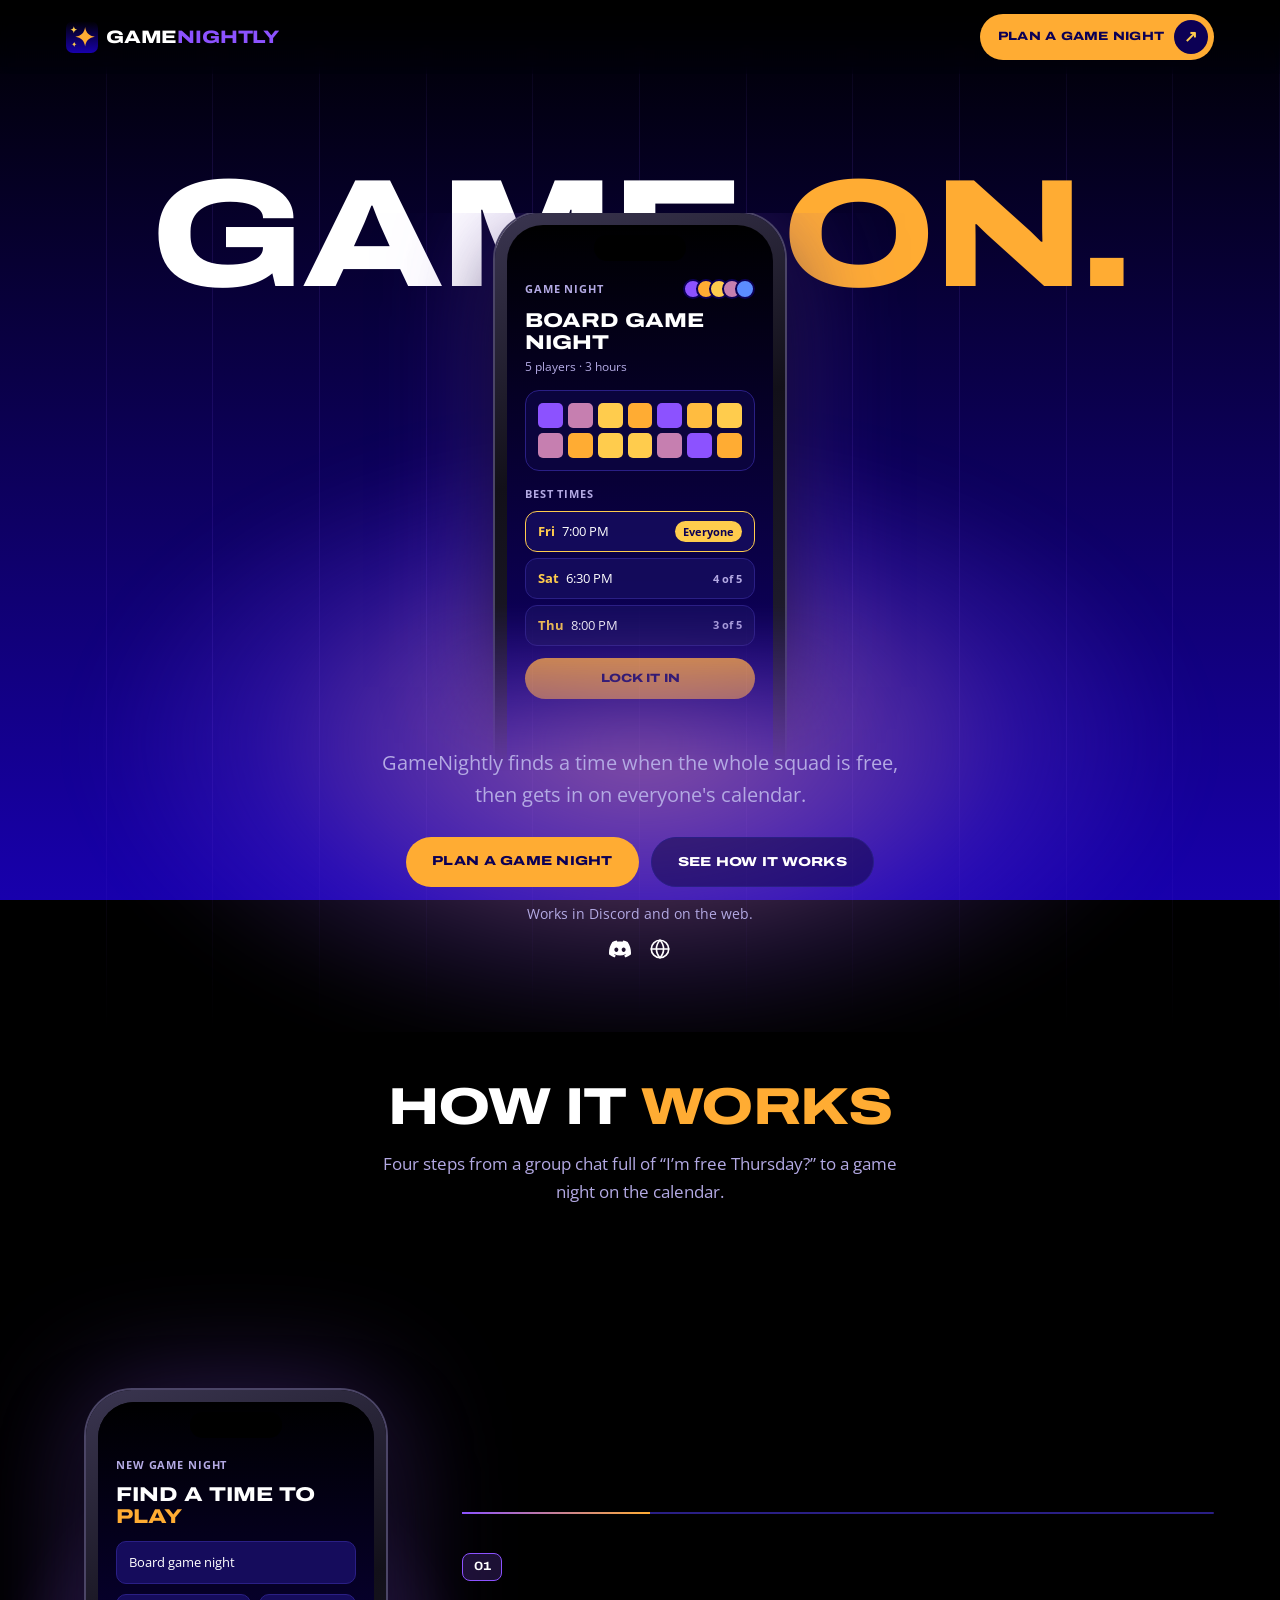
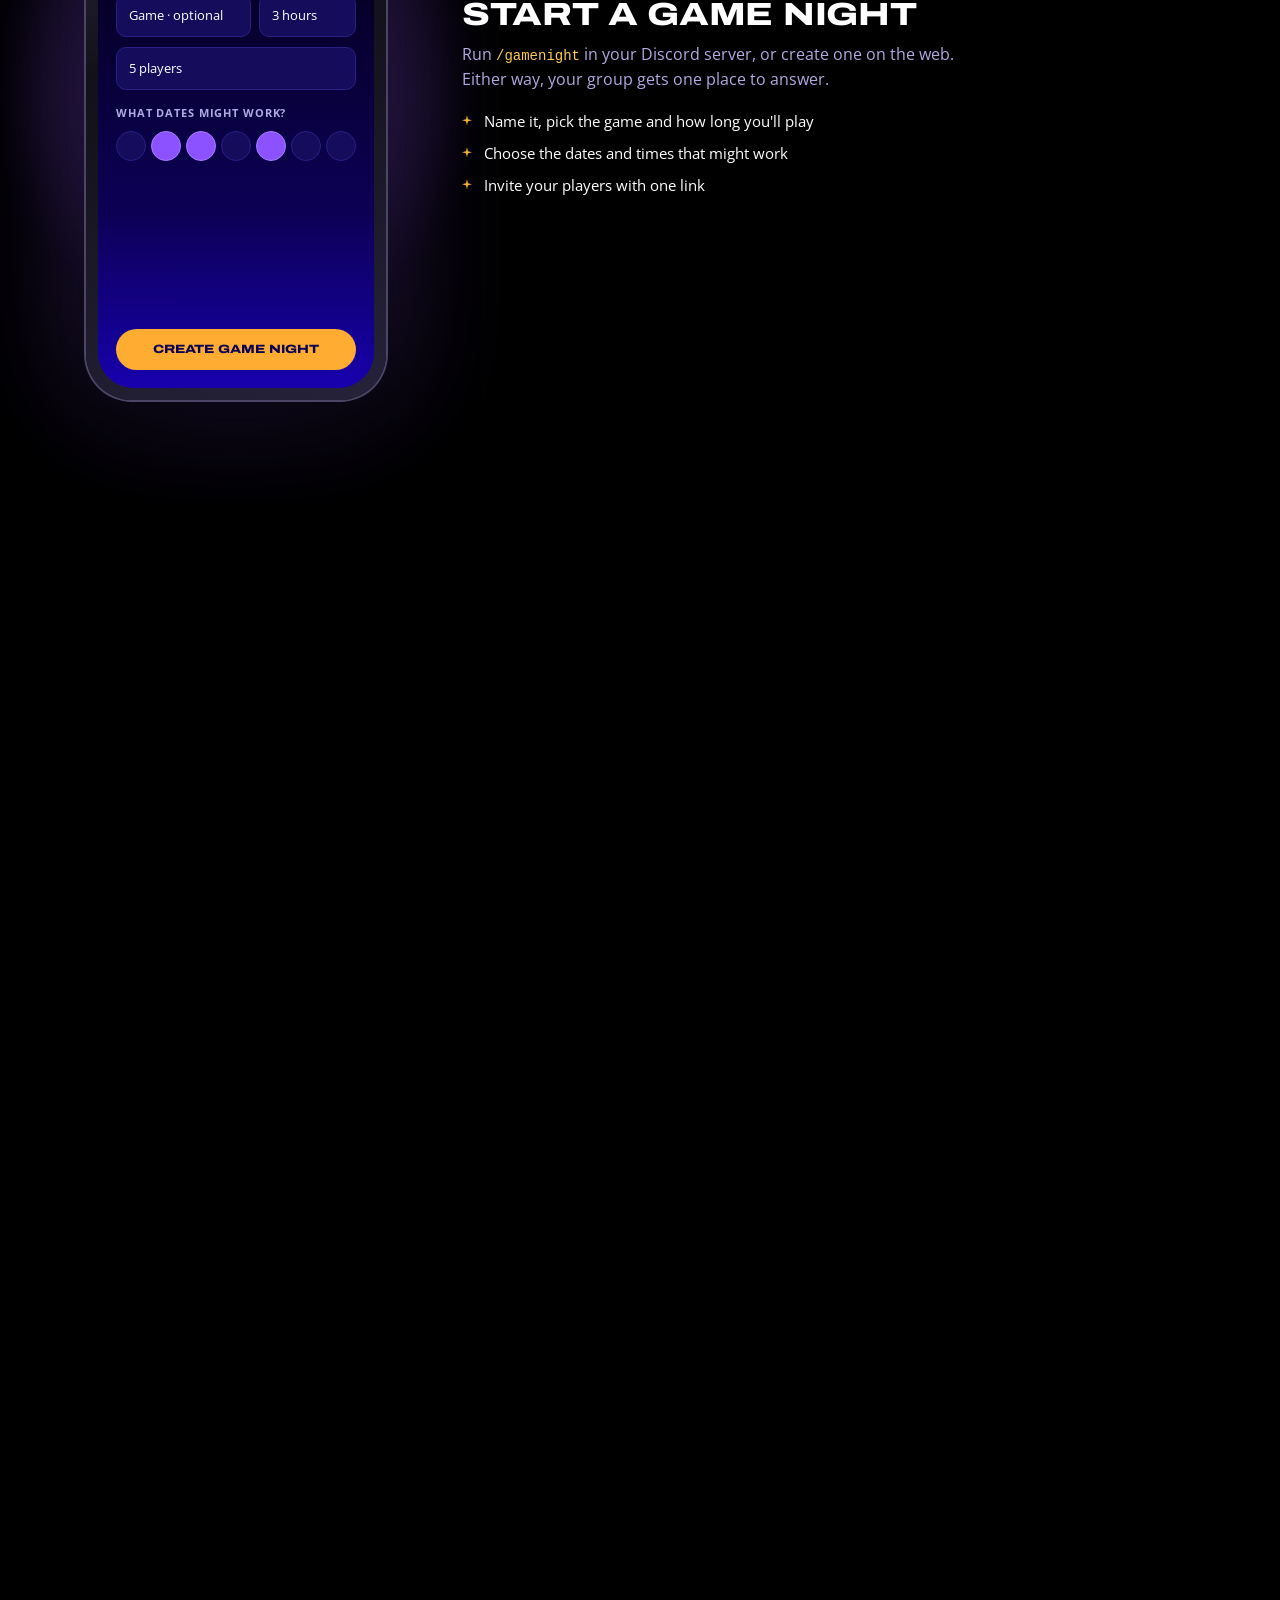
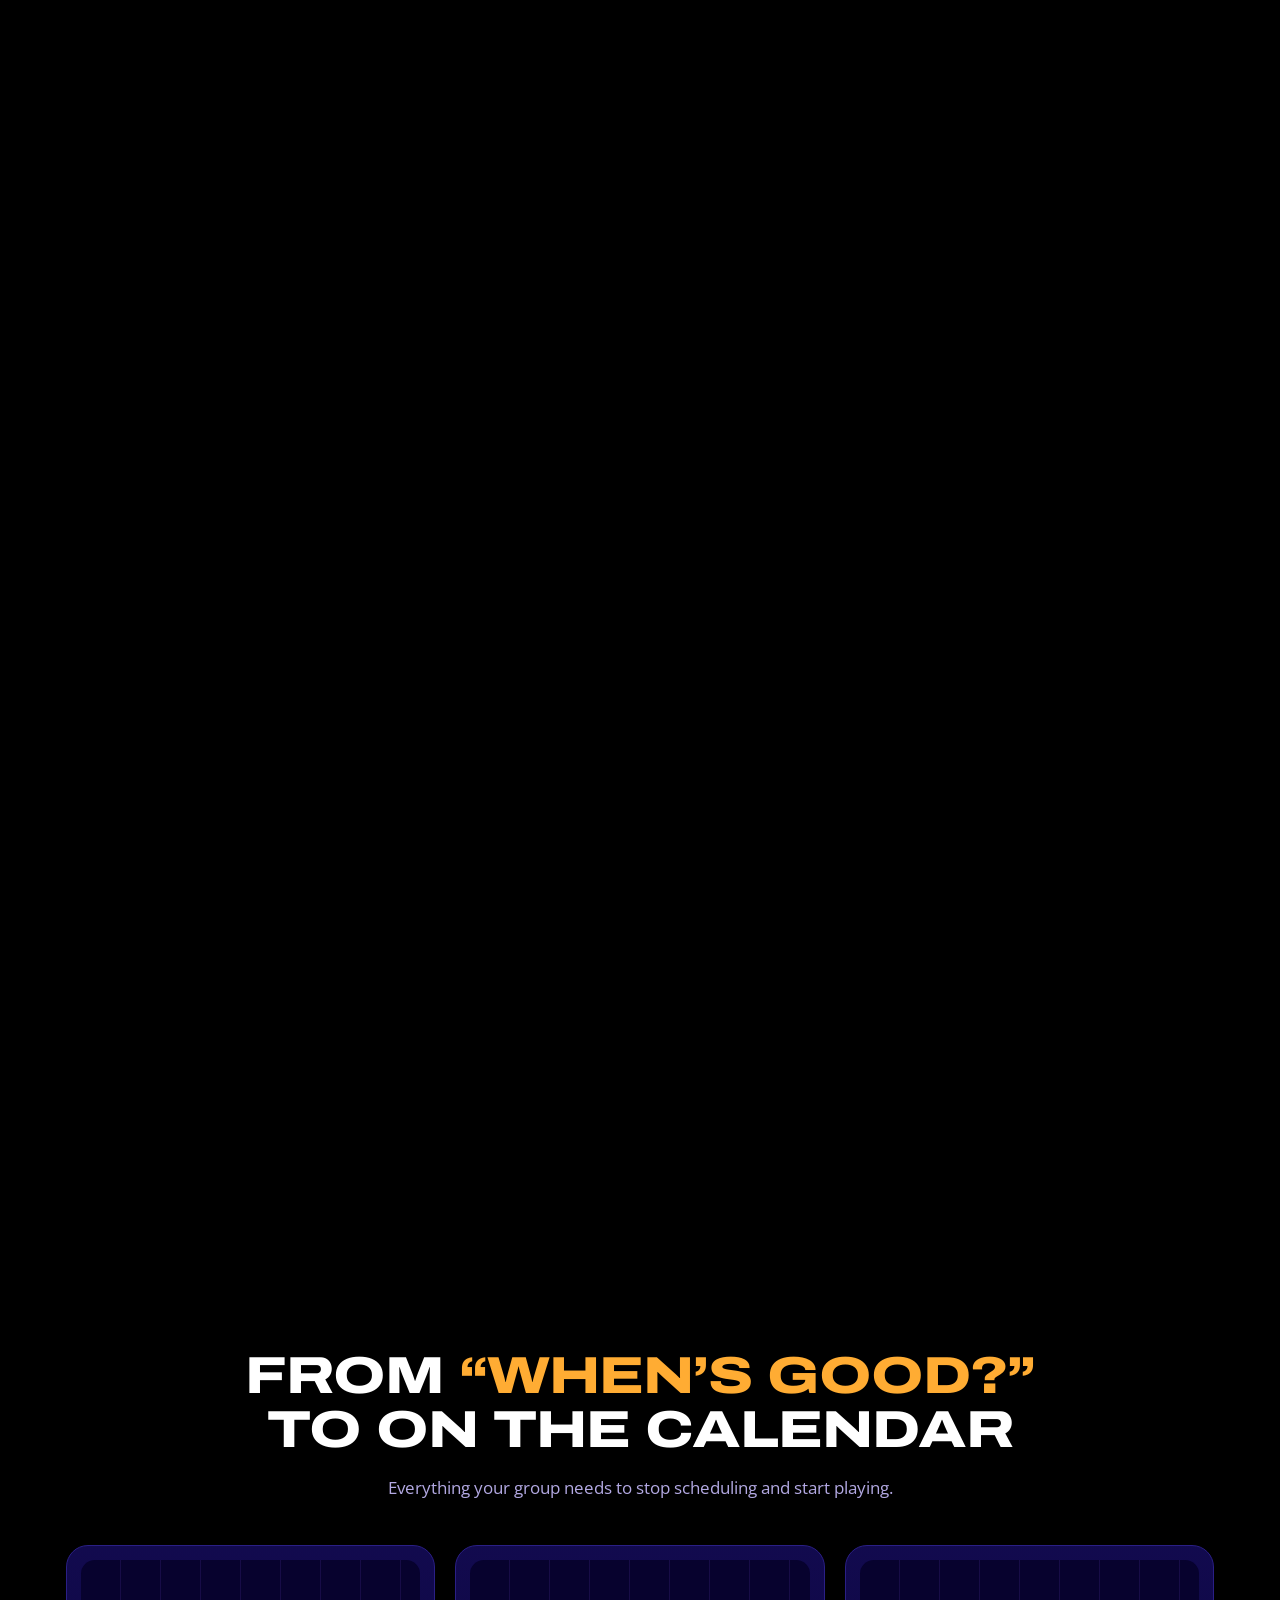
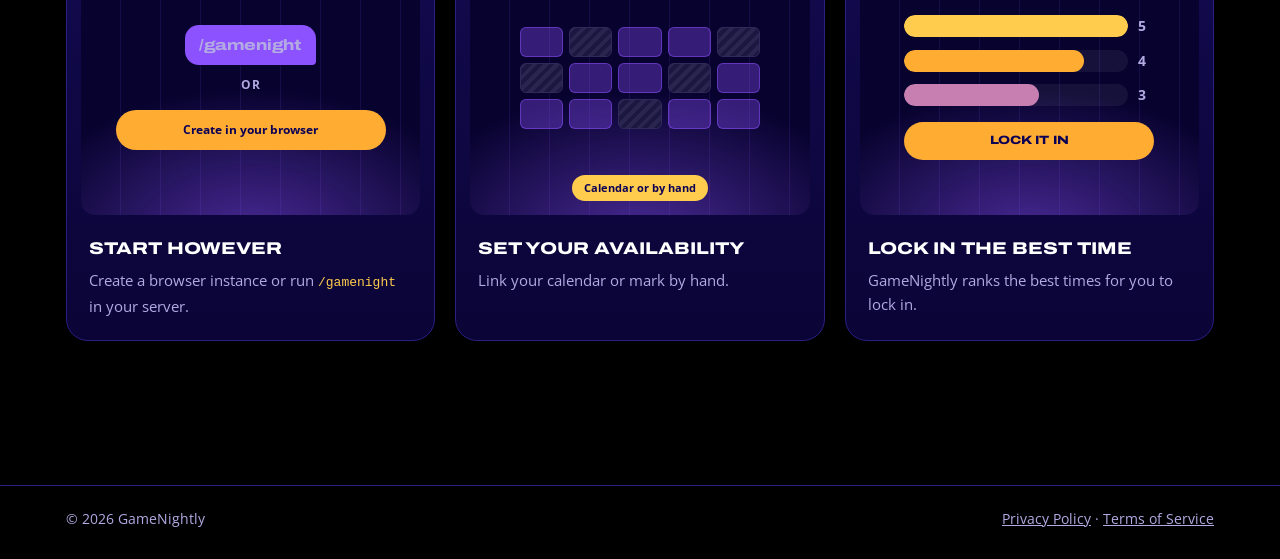
<file: index.html>
<!doctype html>
<html lang="en">
<head>
  <meta charset="utf-8" />
  <meta name="viewport" content="width=device-width, initial-scale=1" />
  <title>GameNightly</title>
  <meta name="description" content="GameNightly finds a time when the whole squad is free, then gets in on everyone's calendar." />
  <link rel="icon" type="image/svg+xml" href="favicon.svg" />
  <link rel="preconnect" href="https://fonts.googleapis.com" />
  <link rel="preconnect" href="https://fonts.gstatic.com" crossorigin />
  <link href="https://fonts.googleapis.com/css2?family=Archivo:wdth,wght@125,800&family=Open+Sans:wght@400;600;700&display=swap" rel="stylesheet" />
  <link rel="stylesheet" href="styles.css" />
  <link rel="stylesheet" href="home.css" />
</head>
<body class="home">
  <header class="home-header">
    <div class="home-wrap">
      <a class="home-brand" href="./" aria-label="GameNightly home">
        <img src="assets/logo.svg" alt="" />
        <span>Game<span class="brand-night">Nightly</span></span>
      </a>
      <a class="cta" href="https://gamenightly.aaglidd.workers.dev">
        Plan a game night
        <span class="cta-arrow" aria-hidden="true">↗</span>
      </a>
    </div>
  </header>

  <main>
    <!-- Hero -->
    <section class="hero" aria-labelledby="hero-title">
      <div class="hero-lines" aria-hidden="true"></div>
      <div class="hero-glow" aria-hidden="true"></div>

      <h1 id="hero-title" class="hero-title">Game <span>On.</span></h1>

      <div class="phone-stage">
        <div class="phone" role="img" aria-label="GameNightly on a phone, showing the best times for a game night ranked by who's free">
          <div class="phone-notch"></div>
          <div class="phone-screen">
            <div class="app-top">
              <span class="app-kicker">Game night</span>
              <span class="app-avatars"><i></i><i></i><i></i><i></i><i></i></span>
            </div>
            <p class="app-title">Board game night</p>
            <p class="app-sub">5 players · 3 hours</p>

            <div class="app-heat">
              <span style="--c:#8c52ff"></span><span style="--c:#c67fb0"></span><span style="--c:#ffcc4d"></span><span style="--c:#ffac33"></span><span style="--c:#8c52ff"></span><span style="--c:#ffbc40"></span><span style="--c:#ffcc4d"></span>
              <span style="--c:#c67fb0"></span><span style="--c:#ffac33"></span><span style="--c:#ffcc4d"></span><span style="--c:#ffcc4d"></span><span style="--c:#c67fb0"></span><span style="--c:#8c52ff"></span><span style="--c:#ffac33"></span>
            </div>

            <p class="app-label">Best times</p>
            <ul class="app-times">
              <li class="best"><span><b>Fri</b> 7:00 PM</span><em>Everyone</em></li>
              <li><span><b>Sat</b> 6:30 PM</span><em>4 of 5</em></li>
              <li><span><b>Thu</b> 8:00 PM</span><em>3 of 5</em></li>
            </ul>
            <span class="app-btn">Lock it in</span>
          </div>
        </div>
      </div>

      <div class="hero-copy">
        <p>GameNightly finds a time when the whole squad is free, then gets in on everyone's calendar.</p>
        <div class="hero-actions">
          <a class="btn-pill btn-solid" href="https://gamenightly.aaglidd.workers.dev">Plan a game night</a>
          <a class="btn-pill btn-ghost" href="#how">See how it works</a>
        </div>
        <p class="hero-note">Works in Discord and on the web.</p>
        <div class="hero-platforms">
          <svg role="img" aria-label="Discord" viewBox="0 0 24 24" fill="currentColor"><title>Discord</title><path d="M20.317 4.3698a19.7913 19.7913 0 00-4.8851-1.5152.0741.0741 0 00-.0785.0371c-.211.3753-.4447.8648-.6083 1.2495-1.8447-.2762-3.68-.2762-5.4868 0-.1636-.3933-.4058-.8742-.6177-1.2495a.077.077 0 00-.0785-.037 19.7363 19.7363 0 00-4.8852 1.515.0699.0699 0 00-.0321.0277C.5334 9.0458-.319 13.5799.0992 18.0578a.0824.0824 0 00.0312.0561c2.0528 1.5076 4.0413 2.4228 5.9929 3.0294a.0777.0777 0 00.0842-.0276c.4616-.6304.8731-1.2952 1.226-1.9942a.076.076 0 00-.0416-.1057c-.6528-.2476-1.2743-.5495-1.8722-.8923a.077.077 0 01-.0076-.1277c.1258-.0943.2517-.1923.3718-.2914a.0743.0743 0 01.0776-.0105c3.9278 1.7933 8.18 1.7933 12.0614 0a.0739.0739 0 01.0785.0095c.1202.099.246.1981.3728.2924a.077.077 0 01-.0066.1276 12.2986 12.2986 0 01-1.873.8914.0766.0766 0 00-.0407.1067c.3604.698.7719 1.3628 1.225 1.9932a.076.076 0 00.0842.0286c1.961-.6067 3.9495-1.5219 6.0023-3.0294a.077.077 0 00.0313-.0552c.5004-5.177-.8382-9.6739-3.5485-13.6604a.061.061 0 00-.0312-.0286zM8.02 15.3312c-1.1825 0-2.1569-1.0857-2.1569-2.419 0-1.3332.9555-2.4189 2.157-2.4189 1.2108 0 2.1757 1.0952 2.1568 2.419 0 1.3332-.9555 2.4189-2.1569 2.4189zm7.9748 0c-1.1825 0-2.1569-1.0857-2.1569-2.419 0-1.3332.9554-2.4189 2.1569-2.4189 1.2108 0 2.1757 1.0952 2.1568 2.419 0 1.3332-.946 2.4189-2.1568 2.4189Z"/></svg>
          <svg role="img" aria-label="Web" viewBox="0 0 24 24" fill="none" stroke="currentColor" stroke-width="1.8" stroke-linecap="round"><title>Web</title><circle cx="12" cy="12" r="9.5"/><path d="M2.5 12h19M12 2.5c2.6 2.8 3.9 6 3.9 9.5s-1.3 6.7-3.9 9.5c-2.6-2.8-3.9-6-3.9-9.5s1.3-6.7 3.9-9.5z"/></svg>
        </div>
      </div>
    </section>

    <!-- Horizontal scroll: core features -->
    <section class="core" id="how" aria-labelledby="core-title">
      <div class="home-wrap core-head">
        <h2 id="core-title" class="core-title">How it <span>works</span></h2>
        <p class="core-sub">Four steps from a group chat full of “I’m free Thursday?” to a game night on the calendar.</p>
      </div>

      <div class="core-pin">
        <div class="home-wrap core-stage">
          <div class="core-phone" aria-hidden="true">
            <div class="phone phone-sm">
              <div class="phone-notch"></div>
              <div class="phone-screen core-screens">
                <!-- 1: start -->
                <div class="core-screen" data-i="0">
                  <span class="app-kicker">New game night</span>
                  <p class="app-title">Find a time to <span class="accent">play</span></p>
                  <span class="mini-field">Board game night</span>
                  <div class="screen-row"><span class="mini-field">Game · optional</span><span class="mini-field">3 hours</span></div>
                  <span class="mini-field">5 players</span>
                  <p class="app-label">What dates might work?</p>
                  <div class="screen-dates"><i></i><i class="on"></i><i class="on"></i><i></i><i class="on"></i><i></i><i></i></div>
                  <span class="app-btn">Create game night</span>
                </div>
                <!-- 2: overlap -->
                <div class="core-screen" data-i="1">
                  <span class="app-kicker">Your availability</span>
                  <p class="app-title">When are you free?</p>
                  <span class="screen-linked">✓ Google Calendar linked</span>
                  <div class="mini-grid screen-grid">
                    <span class="on"></span><span class="on"></span><span></span><span class="on"></span><span></span>
                    <span></span><span class="on"></span><span class="on"></span><span class="on"></span><span></span>
                    <span></span><span></span><span class="on"></span><span class="on"></span><span class="on"></span>
                    <span class="on"></span><span></span><span class="on"></span><span></span><span class="on"></span>
                    <span class="on"></span><span class="on"></span><span></span><span></span><span class="on"></span>
                  </div>
                  <p class="app-sub">Busy blocks come from your calendar. Tap to change any time.</p>
                </div>
                <!-- 3: best times -->
                <div class="core-screen" data-i="2">
                  <span class="app-kicker">Board game night</span>
                  <p class="app-title">Best times</p>
                  <div class="app-heat">
                    <span style="--c:#8c52ff"></span><span style="--c:#c67fb0"></span><span style="--c:#ffcc4d"></span><span style="--c:#ffac33"></span><span style="--c:#8c52ff"></span><span style="--c:#ffbc40"></span><span style="--c:#ffcc4d"></span>
                  </div>
                  <ul class="app-times">
                    <li class="best"><span><b>Fri</b> 7:00 PM</span><em>Everyone</em></li>
                    <li><span><b>Sat</b> 6:30 PM</span><em>4 of 5</em></li>
                    <li><span><b>Thu</b> 8:00 PM</span><em>3 of 5</em></li>
                    <li><span><b>Sun</b> 2:00 PM</span><em>3 of 5</em></li>
                  </ul>
                </div>
                <!-- 4: lock it in -->
                <div class="core-screen" data-i="3">
                  <span class="app-kicker">Confirmed</span>
                  <p class="app-title">Game night is <span class="accent">on</span></p>
                  <div class="mini-invite">
                    <span class="invite-day"><small>Fri</small>14</span>
                    <span class="invite-body"><b>Board game night</b>7:00 PM · 3 hours</span>
                  </div>
                  <ul class="screen-guests">
                    <li><i style="--c:#8c52ff"></i>Organizer<em>Going</em></li>
                    <li><i style="--c:#ffac33"></i>Player 2<em>Invited</em></li>
                    <li><i style="--c:#ffcc4d"></i>Player 3<em>Invited</em></li>
                    <li><i style="--c:#c67fb0"></i>Player 4<em>Invited</em></li>
                  </ul>
                  <span class="app-btn">✓ Added to Google Calendar</span>
                </div>
              </div>
            </div>
          </div>

          <div class="core-cards">
            <div class="core-progress" aria-hidden="true"><span></span></div>
            <ol class="core-track">
              <li class="core-card">
                <span class="core-num">01</span>
                <h3>Start a game night</h3>
                <p>Run <code>/gamenight</code> in your Discord server, or create one on the web. Either way, your group gets one place to answer.</p>
                <ul>
                  <li>Name it, pick the game and how long you'll play</li>
                  <li>Choose the dates and times that might work</li>
                  <li>Invite your players with one link</li>
                </ul>
              </li>
              <li class="core-card">
                <span class="core-num">02</span>
                <h3>Find the overlap</h3>
                <p>Players link Google Calendar or mark their availability by hand. Nobody has to compare screenshots of their week.</p>
                <ul>
                  <li>Linking Google Calendar is optional</li>
                  <li>We only see free and busy blocks, never your events</li>
                  <li>Rather not link? Tap the times that work for you</li>
                </ul>
              </li>
              <li class="core-card">
                <span class="core-num">03</span>
                <h3>See the best times</h3>
                <p>GameNightly ranks every time by how many people are free, so the best night is right at the top.</p>
                <ul>
                  <li>The heat map runs from purple (just you) to gold (everyone)</li>
                  <li>Times with the most players rise to the top</li>
                  <li>See who's free or busy at each time</li>
                </ul>
              </li>
              <li class="core-card">
                <span class="core-num">04</span>
                <h3>Lock it in</h3>
                <p>The organizer picks a time, and GameNightly adds the event to their Google Calendar and invites the players.</p>
                <ul>
                  <li>One event on the organizer's calendar</li>
                  <li>Players get a calendar invite</li>
                  <li>Then all that's left is to play</li>
                </ul>
                <div class="core-actions">
                  <a class="btn-pill btn-solid" href="https://gamenightly.aaglidd.workers.dev">Plan a game night</a>
                </div>
              </li>
            </ol>
          </div>
        </div>
      </div>
    </section>

    <!-- Product cards -->
    <section class="features home-wrap" id="features" aria-labelledby="features-title">
      <h2 id="features-title" class="features-title">From <span>“when’s good?”</span> to on the calendar</h2>
      <p class="features-sub">Everything your group needs to stop scheduling and start playing.</p>

      <div class="product-grid">
        <article class="product">
          <div class="product-art art-start" aria-hidden="true">
            <div class="chat">
              <p class="chat-cmd">/gamenight</p>
              <span class="art-or">or</span>
              <span class="mini-link">Create in your browser</span>
            </div>
          </div>
          <h3>Start however</h3>
          <p>Create a browser instance or run <code>/gamenight</code> in your server.</p>
        </article>

        <article class="product">
          <div class="product-art art-cal" aria-hidden="true">
            <div class="mini-cal">
              <span></span><span class="busy"></span><span></span><span></span><span class="busy"></span>
              <span class="busy"></span><span></span><span></span><span class="busy"></span><span></span>
              <span></span><span></span><span class="busy"></span><span></span><span></span>
            </div>
            <span class="art-tag">Calendar or by hand</span>
          </div>
          <h3>Set your availability</h3>
          <p>Link your calendar or mark by hand.</p>
        </article>

        <article class="product">
          <div class="product-art art-rank" aria-hidden="true">
            <ul class="mini-rank">
              <li><span style="--w:100%;--c:#ffcc4d"></span><b>5</b></li>
              <li><span style="--w:80%;--c:#ffac33"></span><b>4</b></li>
              <li><span style="--w:60%;--c:#c67fb0"></span><b>3</b></li>
              <li class="rank-lock">Lock it in</li>
            </ul>
          </div>
          <h3>Lock in the best time</h3>
          <p>GameNightly ranks the best times for you to lock in.</p>
        </article>
      </div>
    </section>
  </main>

  <footer class="home-footer">
    <div class="home-wrap">
      <span>© 2026 GameNightly</span>
      <span><a href="privacy.html">Privacy Policy</a> · <a href="terms.html">Terms of Service</a></span>
    </div>
  </footer>

  <script>
    (function () {
      if (window.matchMedia("(prefers-reduced-motion: reduce)").matches) return;
      var clamp = function (v) { return Math.min(1, Math.max(0, v)); };
      var hero = document.querySelector(".hero");
      var core = document.querySelector(".core-pin");
      var screens = document.querySelectorAll(".core-screen");
      var cards = document.querySelectorAll(".core-card");
      var pinned = window.matchMedia("(min-width: 900px)");
      var ticking = false;

      function update() {
        ticking = false;
        // Hero: the phone starts over the headline and drops back as you scroll.
        hero.style.setProperty("--p", clamp(window.scrollY / (hero.offsetHeight * 0.5)).toFixed(3));

        // Core features: scrolling down slides the cards sideways and swaps the phone screen.
        if (!pinned.matches) return;
        var r = core.getBoundingClientRect();
        var cp = clamp(-r.top / (core.offsetHeight - window.innerHeight));
        core.style.setProperty("--cp", cp.toFixed(4));
        var active = Math.round(cp * (cards.length - 1));
        cards.forEach(function (c, i) { c.classList.toggle("is-active", i === active); });
        screens.forEach(function (s, i) { s.classList.toggle("is-past", i < active); s.classList.toggle("is-active", i === active); });
      }
      function onScroll() { if (!ticking) { ticking = true; requestAnimationFrame(update); } }
      window.addEventListener("scroll", onScroll, { passive: true });
      window.addEventListener("resize", onScroll);
      document.documentElement.classList.add("js-motion");
      update();
    })();
  </script>
</body>
</html>
</file>
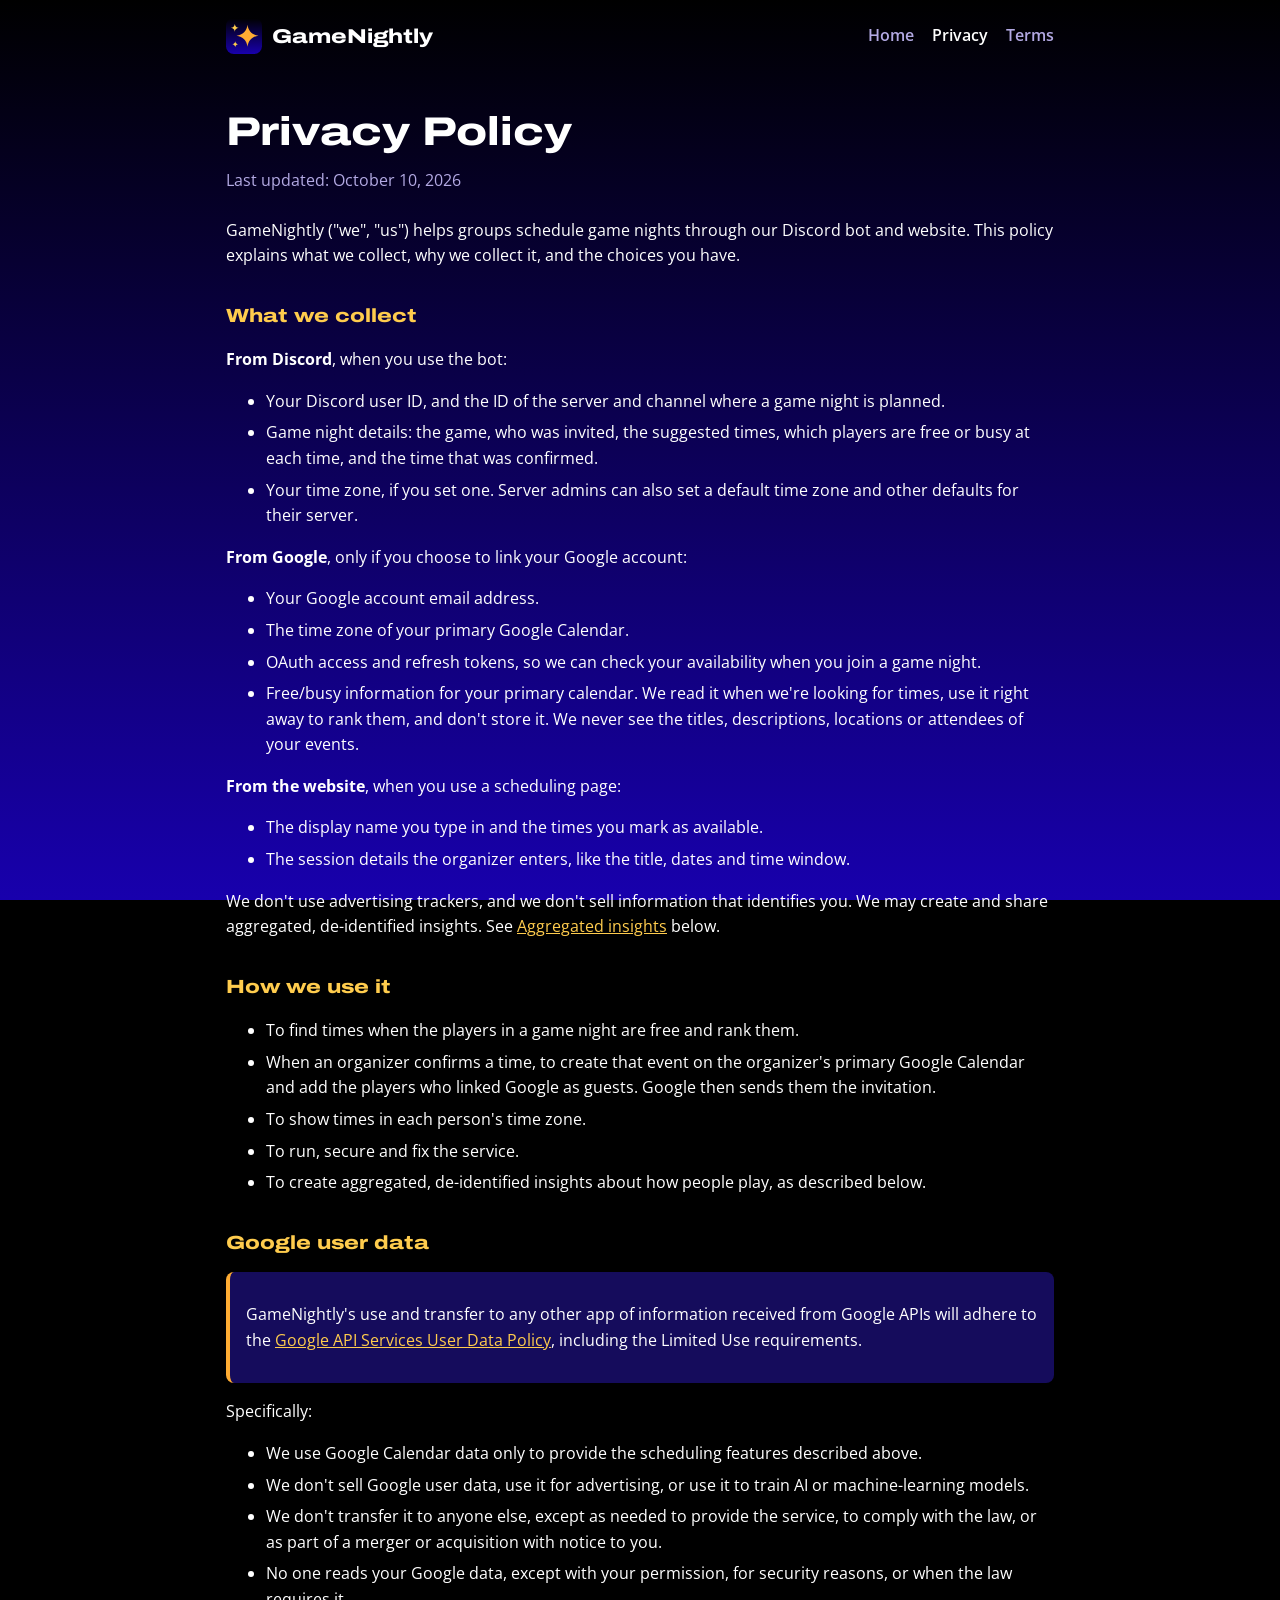
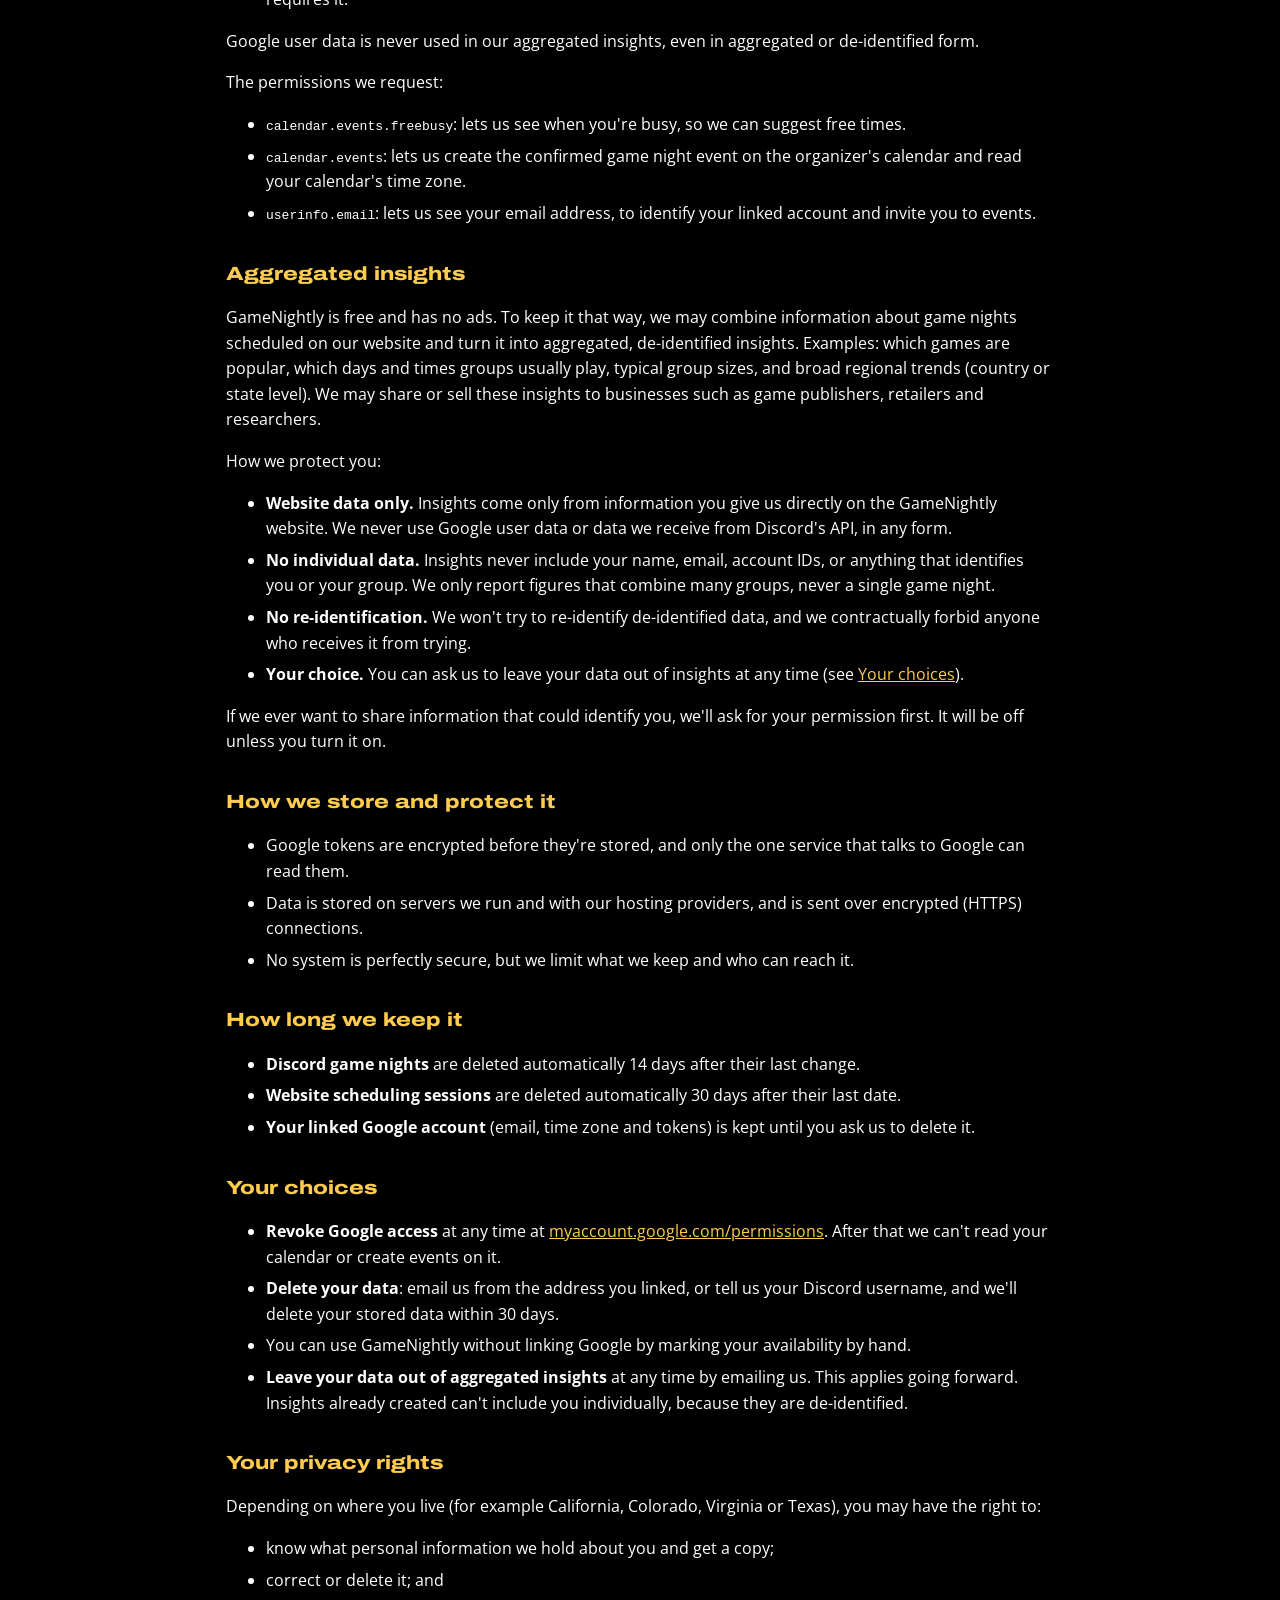
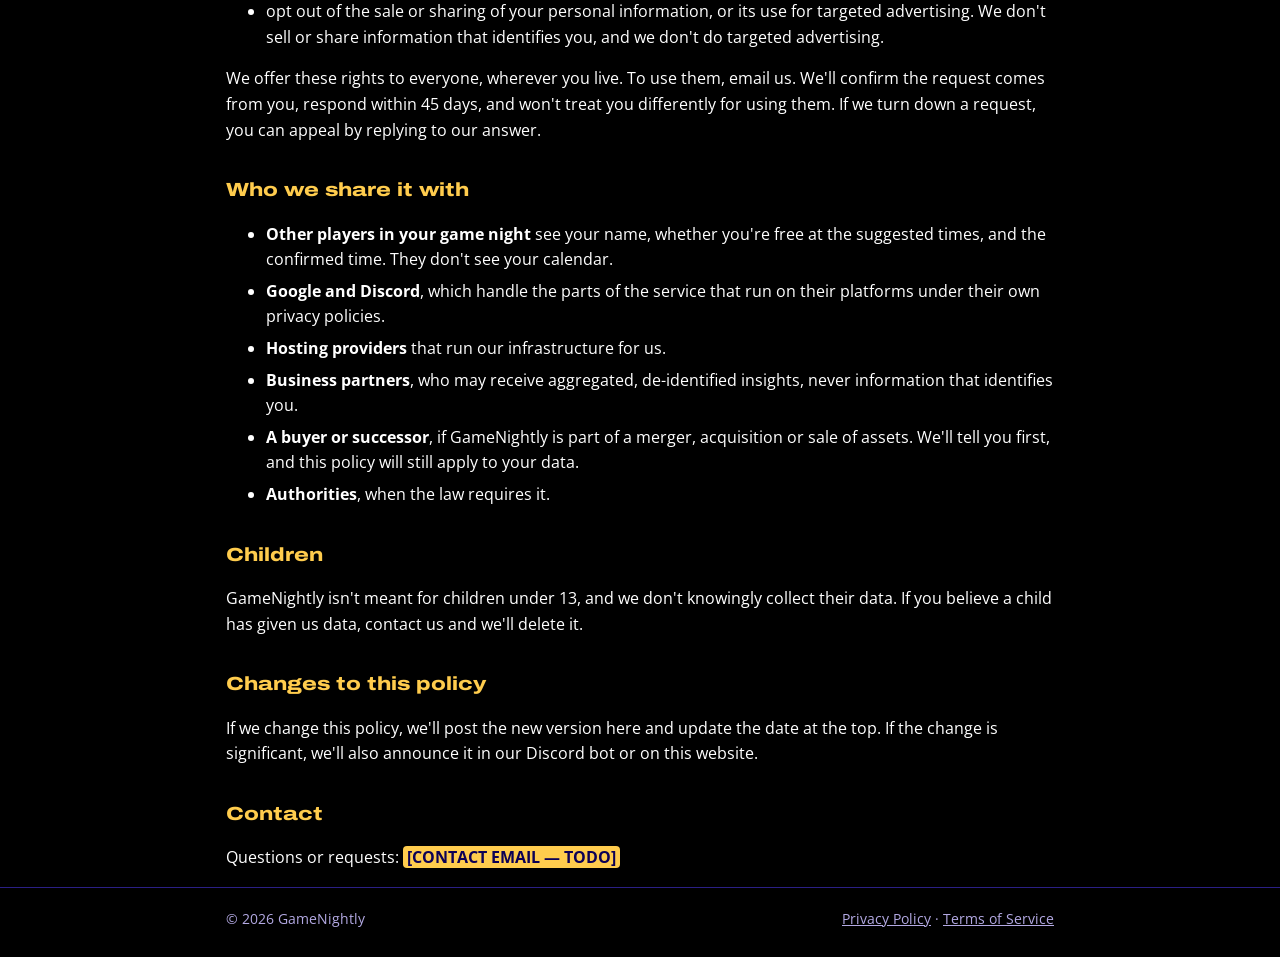
<file: privacy.html>
<!doctype html>
<html lang="en">
<head>
  <meta charset="utf-8" />
  <meta name="viewport" content="width=device-width, initial-scale=1" />
  <title>Privacy Policy · GameNightly</title>
  <link rel="icon" type="image/svg+xml" href="favicon.svg" />
  <link rel="preconnect" href="https://fonts.googleapis.com" />
  <link rel="preconnect" href="https://fonts.gstatic.com" crossorigin />
  <link href="https://fonts.googleapis.com/css2?family=Archivo:wdth,wght@125,800&family=Open+Sans:wght@400;600;700&display=swap" rel="stylesheet" />
  <link rel="stylesheet" href="styles.css" />
</head>
<body>
  <header class="site-header">
    <div class="wrap">
      <a class="brand" href="./"><img src="assets/logo.svg" alt="" /><span>GameNightly</span></a>
      <nav><a href="./">Home</a><a href="privacy.html" aria-current="page">Privacy</a><a href="terms.html">Terms</a></nav>
    </div>
  </header>

  <main class="wrap doc">
    <h1>Privacy Policy</h1>
    <p class="meta">Last updated: October 10, 2026</p>

    <p>GameNightly ("we", "us") helps groups schedule game nights through our Discord bot and website. This policy explains what we collect, why we collect it, and the choices you have.</p>

    <h2>What we collect</h2>
    <p><strong>From Discord</strong>, when you use the bot:</p>
    <ul>
      <li>Your Discord user ID, and the ID of the server and channel where a game night is planned.</li>
      <li>Game night details: the game, who was invited, the suggested times, which players are free or busy at each time, and the time that was confirmed.</li>
      <li>Your time zone, if you set one. Server admins can also set a default time zone and other defaults for their server.</li>
    </ul>
    <p><strong>From Google</strong>, only if you choose to link your Google account:</p>
    <ul>
      <li>Your Google account email address.</li>
      <li>The time zone of your primary Google Calendar.</li>
      <li>OAuth access and refresh tokens, so we can check your availability when you join a game night.</li>
      <li>Free/busy information for your primary calendar. We read it when we're looking for times, use it right away to rank them, and don't store it. We never see the titles, descriptions, locations or attendees of your events.</li>
    </ul>
    <p><strong>From the website</strong>, when you use a scheduling page:</p>
    <ul>
      <li>The display name you type in and the times you mark as available.</li>
      <li>The session details the organizer enters, like the title, dates and time window.</li>
    </ul>
    <p>We don't use advertising trackers, and we don't sell information that identifies you. We may create and share aggregated, de-identified insights. See <a href="#insights">Aggregated insights</a> below.</p>

    <h2>How we use it</h2>
    <ul>
      <li>To find times when the players in a game night are free and rank them.</li>
      <li>When an organizer confirms a time, to create that event on the organizer's primary Google Calendar and add the players who linked Google as guests. Google then sends them the invitation.</li>
      <li>To show times in each person's time zone.</li>
      <li>To run, secure and fix the service.</li>
      <li>To create aggregated, de-identified insights about how people play, as described below.</li>
    </ul>

    <h2>Google user data</h2>
    <div class="callout">
      <p>GameNightly's use and transfer to any other app of information received from Google APIs will adhere to the <a href="https://developers.google.com/terms/api-services-user-data-policy">Google API Services User Data Policy</a>, including the Limited Use requirements.</p>
    </div>
    <p>Specifically:</p>
    <ul>
      <li>We use Google Calendar data only to provide the scheduling features described above.</li>
      <li>We don't sell Google user data, use it for advertising, or use it to train AI or machine-learning models.</li>
      <li>We don't transfer it to anyone else, except as needed to provide the service, to comply with the law, or as part of a merger or acquisition with notice to you.</li>
      <li>No one reads your Google data, except with your permission, for security reasons, or when the law requires it.</li>
    </ul>
    <p>Google user data is never used in our aggregated insights, even in aggregated or de-identified form.</p>
    <p>The permissions we request:</p>
    <ul>
      <li><code>calendar.events.freebusy</code>: lets us see when you're busy, so we can suggest free times.</li>
      <li><code>calendar.events</code>: lets us create the confirmed game night event on the organizer's calendar and read your calendar's time zone.</li>
      <li><code>userinfo.email</code>: lets us see your email address, to identify your linked account and invite you to events.</li>
    </ul>

    <h2 id="insights">Aggregated insights</h2>
    <p>GameNightly is free and has no ads. To keep it that way, we may combine information about game nights scheduled on our website and turn it into aggregated, de-identified insights. Examples: which games are popular, which days and times groups usually play, typical group sizes, and broad regional trends (country or state level). We may share or sell these insights to businesses such as game publishers, retailers and researchers.</p>
    <p>How we protect you:</p>
    <ul>
      <li><strong>Website data only.</strong> Insights come only from information you give us directly on the GameNightly website. We never use Google user data or data we receive from Discord's API, in any form.</li>
      <li><strong>No individual data.</strong> Insights never include your name, email, account IDs, or anything that identifies you or your group. We only report figures that combine many groups, never a single game night.</li>
      <li><strong>No re-identification.</strong> We won't try to re-identify de-identified data, and we contractually forbid anyone who receives it from trying.</li>
      <li><strong>Your choice.</strong> You can ask us to leave your data out of insights at any time (see <a href="#choices">Your choices</a>).</li>
    </ul>
    <p>If we ever want to share information that could identify you, we'll ask for your permission first. It will be off unless you turn it on.</p>

    <h2>How we store and protect it</h2>
    <ul>
      <li>Google tokens are encrypted before they're stored, and only the one service that talks to Google can read them.</li>
      <li>Data is stored on servers we run and with our hosting providers, and is sent over encrypted (HTTPS) connections.</li>
      <li>No system is perfectly secure, but we limit what we keep and who can reach it.</li>
    </ul>

    <h2>How long we keep it</h2>
    <ul>
      <li><strong>Discord game nights</strong> are deleted automatically 14 days after their last change.</li>
      <li><strong>Website scheduling sessions</strong> are deleted automatically 30 days after their last date.</li>
      <li><strong>Your linked Google account</strong> (email, time zone and tokens) is kept until you ask us to delete it.</li>
    </ul>

    <h2 id="choices">Your choices</h2>
    <ul>
      <li><strong>Revoke Google access</strong> at any time at <a href="https://myaccount.google.com/permissions">myaccount.google.com/permissions</a>. After that we can't read your calendar or create events on it.</li>
      <li><strong>Delete your data</strong>: email us from the address you linked, or tell us your Discord username, and we'll delete your stored data within 30 days.</li>
      <li>You can use GameNightly without linking Google by marking your availability by hand.</li>
      <li><strong>Leave your data out of aggregated insights</strong> at any time by emailing us. This applies going forward. Insights already created can't include you individually, because they are de-identified.</li>
    </ul>

    <h2>Your privacy rights</h2>
    <p>Depending on where you live (for example California, Colorado, Virginia or Texas), you may have the right to:</p>
    <ul>
      <li>know what personal information we hold about you and get a copy;</li>
      <li>correct or delete it; and</li>
      <li>opt out of the sale or sharing of your personal information, or its use for targeted advertising. We don't sell or share information that identifies you, and we don't do targeted advertising.</li>
    </ul>
    <p>We offer these rights to everyone, wherever you live. To use them, email us. We'll confirm the request comes from you, respond within 45 days, and won't treat you differently for using them. If we turn down a request, you can appeal by replying to our answer.</p>

    <h2>Who we share it with</h2>
    <ul>
      <li><strong>Other players in your game night</strong> see your name, whether you're free at the suggested times, and the confirmed time. They don't see your calendar.</li>
      <li><strong>Google and Discord</strong>, which handle the parts of the service that run on their platforms under their own privacy policies.</li>
      <li><strong>Hosting providers</strong> that run our infrastructure for us.</li>
      <li><strong>Business partners</strong>, who may receive aggregated, de-identified insights, never information that identifies you.</li>
      <li><strong>A buyer or successor</strong>, if GameNightly is part of a merger, acquisition or sale of assets. We'll tell you first, and this policy will still apply to your data.</li>
      <li><strong>Authorities</strong>, when the law requires it.</li>
    </ul>

    <h2>Children</h2>
    <p>GameNightly isn't meant for children under 13, and we don't knowingly collect their data. If you believe a child has given us data, contact us and we'll delete it.</p>

    <h2>Changes to this policy</h2>
    <p>If we change this policy, we'll post the new version here and update the date at the top. If the change is significant, we'll also announce it in our Discord bot or on this website.</p>

    <h2>Contact</h2>
    <p>Questions or requests: <span class="todo">[CONTACT EMAIL — TODO]</span></p>
  </main>

  <footer class="site-footer">
    <div class="wrap">
      <span>© 2026 GameNightly</span>
      <span><a href="privacy.html">Privacy Policy</a> · <a href="terms.html">Terms of Service</a></span>
    </div>
  </footer>
</body>
</html>
</file>
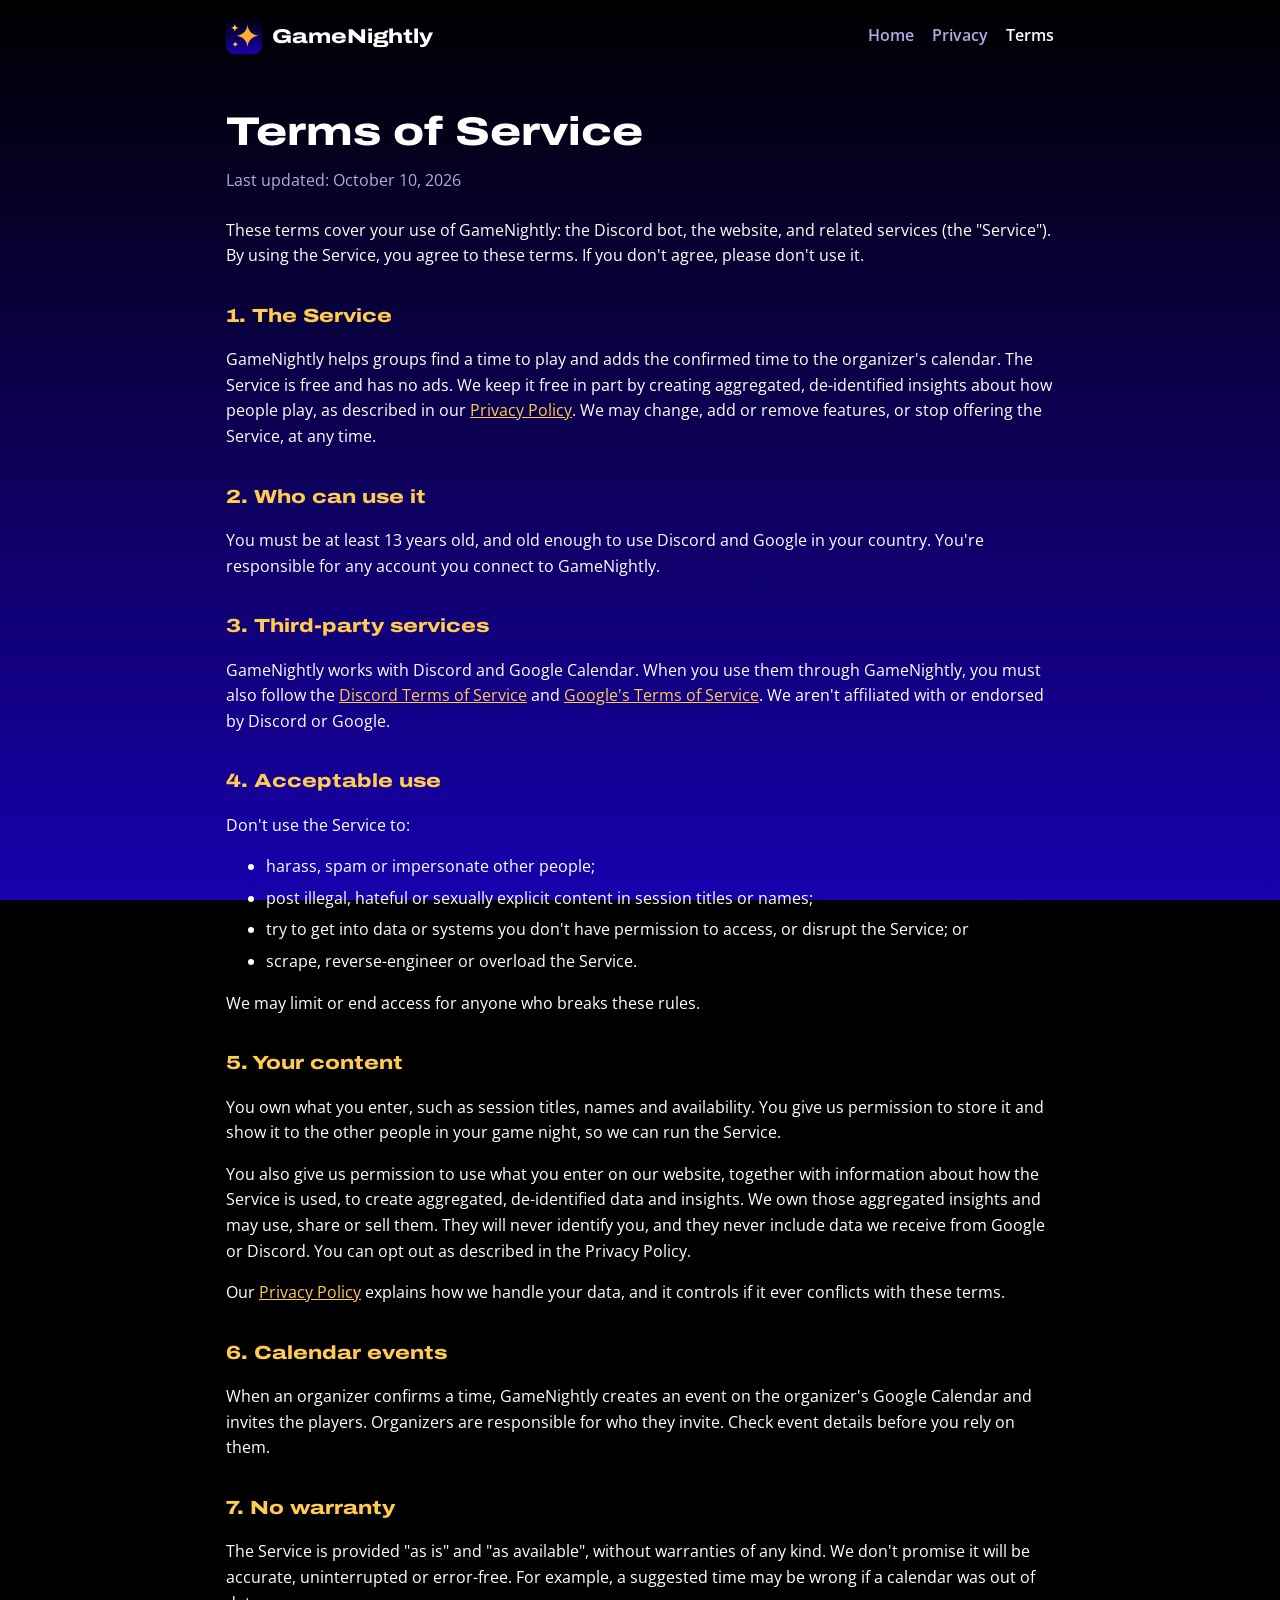
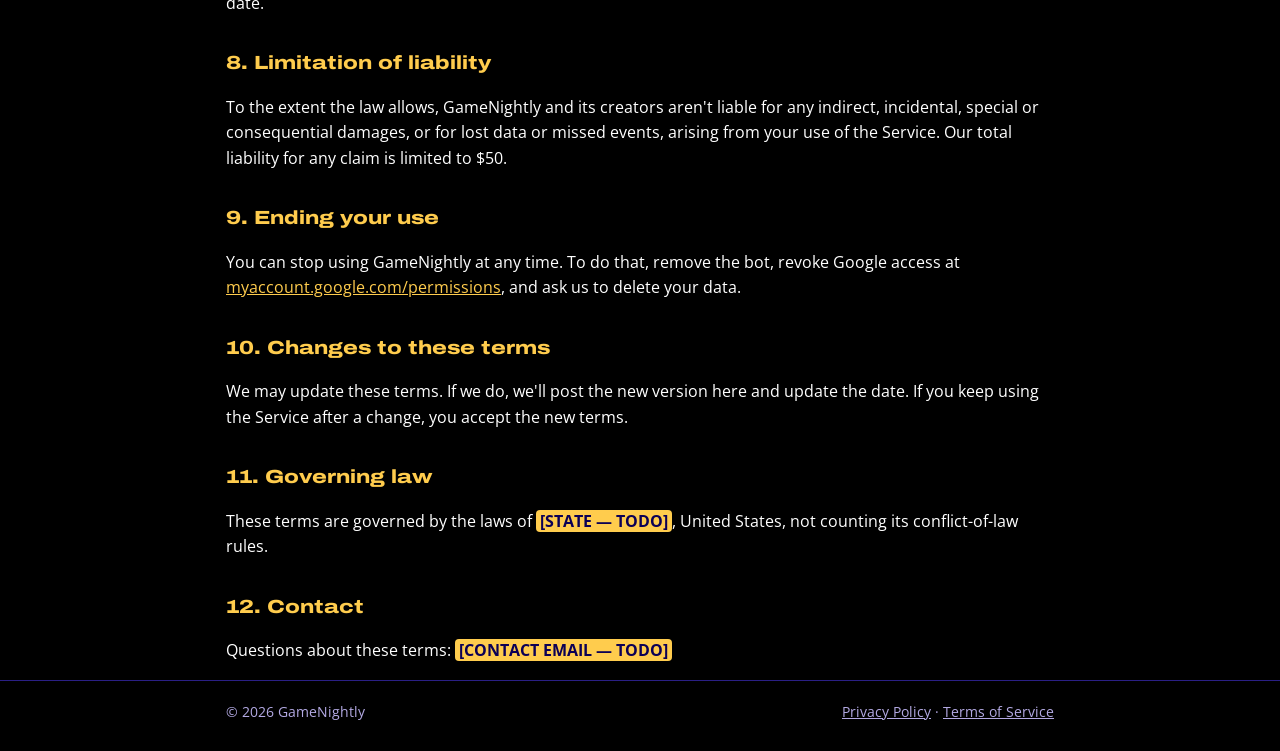
<file: terms.html>
<!doctype html>
<html lang="en">
<head>
  <meta charset="utf-8" />
  <meta name="viewport" content="width=device-width, initial-scale=1" />
  <title>Terms of Service · GameNightly</title>
  <link rel="icon" type="image/svg+xml" href="favicon.svg" />
  <link rel="preconnect" href="https://fonts.googleapis.com" />
  <link rel="preconnect" href="https://fonts.gstatic.com" crossorigin />
  <link href="https://fonts.googleapis.com/css2?family=Archivo:wdth,wght@125,800&family=Open+Sans:wght@400;600;700&display=swap" rel="stylesheet" />
  <link rel="stylesheet" href="styles.css" />
</head>
<body>
  <header class="site-header">
    <div class="wrap">
      <a class="brand" href="./"><img src="assets/logo.svg" alt="" /><span>GameNightly</span></a>
      <nav><a href="./">Home</a><a href="privacy.html">Privacy</a><a href="terms.html" aria-current="page">Terms</a></nav>
    </div>
  </header>

  <main class="wrap doc">
    <h1>Terms of Service</h1>
    <p class="meta">Last updated: October 10, 2026</p>

    <p>These terms cover your use of GameNightly: the Discord bot, the website, and related services (the "Service"). By using the Service, you agree to these terms. If you don't agree, please don't use it.</p>

    <h2>1. The Service</h2>
    <p>GameNightly helps groups find a time to play and adds the confirmed time to the organizer's calendar. The Service is free and has no ads. We keep it free in part by creating aggregated, de-identified insights about how people play, as described in our <a href="privacy.html#insights">Privacy Policy</a>. We may change, add or remove features, or stop offering the Service, at any time.</p>

    <h2>2. Who can use it</h2>
    <p>You must be at least 13 years old, and old enough to use Discord and Google in your country. You're responsible for any account you connect to GameNightly.</p>

    <h2>3. Third-party services</h2>
    <p>GameNightly works with Discord and Google Calendar. When you use them through GameNightly, you must also follow the <a href="https://discord.com/terms">Discord Terms of Service</a> and <a href="https://policies.google.com/terms">Google's Terms of Service</a>. We aren't affiliated with or endorsed by Discord or Google.</p>

    <h2>4. Acceptable use</h2>
    <p>Don't use the Service to:</p>
    <ul>
      <li>harass, spam or impersonate other people;</li>
      <li>post illegal, hateful or sexually explicit content in session titles or names;</li>
      <li>try to get into data or systems you don't have permission to access, or disrupt the Service; or</li>
      <li>scrape, reverse-engineer or overload the Service.</li>
    </ul>
    <p>We may limit or end access for anyone who breaks these rules.</p>

    <h2>5. Your content</h2>
    <p>You own what you enter, such as session titles, names and availability. You give us permission to store it and show it to the other people in your game night, so we can run the Service.</p>
    <p>You also give us permission to use what you enter on our website, together with information about how the Service is used, to create aggregated, de-identified data and insights. We own those aggregated insights and may use, share or sell them. They will never identify you, and they never include data we receive from Google or Discord. You can opt out as described in the Privacy Policy.</p>
    <p>Our <a href="privacy.html">Privacy Policy</a> explains how we handle your data, and it controls if it ever conflicts with these terms.</p>

    <h2>6. Calendar events</h2>
    <p>When an organizer confirms a time, GameNightly creates an event on the organizer's Google Calendar and invites the players. Organizers are responsible for who they invite. Check event details before you rely on them.</p>

    <h2>7. No warranty</h2>
    <p>The Service is provided "as is" and "as available", without warranties of any kind. We don't promise it will be accurate, uninterrupted or error-free. For example, a suggested time may be wrong if a calendar was out of date.</p>

    <h2>8. Limitation of liability</h2>
    <p>To the extent the law allows, GameNightly and its creators aren't liable for any indirect, incidental, special or consequential damages, or for lost data or missed events, arising from your use of the Service. Our total liability for any claim is limited to $50.</p>

    <h2>9. Ending your use</h2>
    <p>You can stop using GameNightly at any time. To do that, remove the bot, revoke Google access at <a href="https://myaccount.google.com/permissions">myaccount.google.com/permissions</a>, and ask us to delete your data.</p>

    <h2>10. Changes to these terms</h2>
    <p>We may update these terms. If we do, we'll post the new version here and update the date. If you keep using the Service after a change, you accept the new terms.</p>

    <h2>11. Governing law</h2>
    <p>These terms are governed by the laws of <span class="todo">[STATE — TODO]</span>, United States, not counting its conflict-of-law rules.</p>

    <h2>12. Contact</h2>
    <p>Questions about these terms: <span class="todo">[CONTACT EMAIL — TODO]</span></p>
  </main>

  <footer class="site-footer">
    <div class="wrap">
      <span>© 2026 GameNightly</span>
      <span><a href="privacy.html">Privacy Policy</a> · <a href="terms.html">Terms of Service</a></span>
    </div>
  </footer>
</body>
</html>
</file>
<file: styles.css>
/* Brand tokens match gamenight/web/src/styles.css (GameNightly web app). */
:root {
  --night-top: #000000;
  --night-bottom: #1800ad;
  --purple: #8c52ff;
  --orange: #ffac33;
  --yellow: #ffcc4d;
  --surface: #0c0540;
  --surface-2: #150c5c;
  --border: #2a1f85;
  --text: #ffffff;
  --muted: #b3a9e3;
  --ink: #0c0055;
  --radius: 14px;
  --font-display: "Archivo", "Arial Black", sans-serif;
  --font-body: "Open Sans", ui-sans-serif, system-ui, -apple-system, "Segoe UI", sans-serif;

  color-scheme: dark;
  font-family: var(--font-body);
  color: var(--text);
  line-height: 1.6;
  -webkit-font-smoothing: antialiased;
}

* { box-sizing: border-box; }

body {
  margin: 0;
  min-height: 100vh;
  display: flex;
  flex-direction: column;
  background: linear-gradient(180deg, var(--night-top) 0%, var(--night-bottom) 100%) fixed;
  background-color: var(--night-top);
}

a { color: var(--yellow); }
a:hover { color: var(--orange); }

.wrap { width: 100%; max-width: 860px; margin: 0 auto; padding: 0 16px; }

/* Header / footer */
.site-header { padding: 18px 0; }
.site-header .wrap { display: flex; align-items: center; justify-content: space-between; gap: 16px; flex-wrap: wrap; }
.brand { display: flex; align-items: center; gap: 10px; text-decoration: none; color: var(--text); }
.brand img { width: 36px; height: 36px; }
.brand span, h1, h2 { font-family: var(--font-display); font-stretch: 125%; font-weight: 800; }
.brand span { font-size: 20px; }
nav { display: flex; gap: 18px; }
nav a { color: var(--muted); text-decoration: none; font-weight: 600; }
nav a:hover, nav a[aria-current="page"] { color: var(--text); }

main { flex: 1; padding-bottom: 48px; }

.site-footer { border-top: 1px solid var(--border); padding: 20px 0 28px; color: var(--muted); font-size: 14px; }
.site-footer .wrap { display: flex; justify-content: space-between; gap: 12px; flex-wrap: wrap; }
.site-footer a { color: var(--muted); }

h2 { font-size: 22px; margin: 0 0 14px; color: var(--yellow); }

/* Legal pages */
.doc h1 { font-size: clamp(28px, 6vw, 40px); margin: 28px 0 4px; }
.doc .meta { color: var(--muted); margin: 0 0 24px; }
.doc h2 { font-size: 19px; margin-top: 32px; }
.doc li { margin-bottom: 6px; }
.callout { background: var(--surface-2); border-left: 4px solid var(--orange); border-radius: 8px; padding: 14px 16px; }
.todo { background: var(--yellow); color: var(--ink); padding: 0 4px; border-radius: 4px; font-weight: 700; }
</file>
<file: home.css>
/* Homepage only. Layout after the Novawell template; colors, type and wordmark
   from the GameNightly web app (tokens live in styles.css). */

.home {
  --h-size: clamp(40px, 12vw, 200px);
  --line: rgba(140, 82, 255, 0.12);
  overflow-x: clip;
}

.home-wrap { width: 100%; max-width: 1180px; margin: 0 auto; padding: 0 16px; }

.home h1, .home h2, .home h3, .home-brand, .cta, .btn-pill, .core-num, .app-title, .app-btn, .chat-cmd {
  font-family: var(--font-display);
  font-stretch: 125%;
  font-variation-settings: "wdth" 125;
  font-weight: 800;
}

/* ---------- header ---------- */
.home-header {
  position: fixed; inset: 0 0 auto; z-index: 20;
  padding: 14px 0;
  background: linear-gradient(180deg, rgba(0, 0, 0, 0.85), rgba(0, 0, 0, 0));
  backdrop-filter: blur(6px);
  -webkit-backdrop-filter: blur(6px);
}
.home-header .home-wrap { display: flex; align-items: center; justify-content: space-between; gap: 12px; }
.home-brand { display: inline-flex; align-items: center; gap: 8px; color: var(--text); text-decoration: none; text-transform: uppercase; font-size: 18px; letter-spacing: -0.01em; }
.home-brand img { width: 32px; height: 32px; }
.brand-night { color: var(--purple); }

.cta {
  display: inline-flex; align-items: center; gap: 10px;
  padding: 6px 6px 6px 18px; border-radius: 999px;
  background: var(--orange); color: var(--ink);
  text-decoration: none; text-transform: uppercase; font-size: 12px; letter-spacing: 0.02em;
  transition: background 0.2s;
}
.cta:hover { background: var(--yellow); color: var(--ink); }
.cta-arrow {
  display: grid; place-items: center; width: 34px; height: 34px; border-radius: 50%;
  background: var(--ink); color: var(--yellow); font-size: 16px;
  transition: transform 0.25s;
}
.cta:hover .cta-arrow { transform: rotate(45deg); }

/* ---------- hero ---------- */
.hero {
  --p: 0;
  position: relative; isolation: isolate; overflow: hidden;
  padding: clamp(110px, 18vh, 170px) 16px 72px;
  text-align: center;
}
.hero-lines {
  position: absolute; inset: 0; z-index: -2;
  background: repeating-linear-gradient(90deg, transparent 0 calc(100% / 12 - 1px), var(--line) calc(100% / 12 - 1px) calc(100% / 12));
  mask-image: linear-gradient(180deg, transparent, #000 15%, #000 70%, transparent);
  -webkit-mask-image: linear-gradient(180deg, transparent, #000 15%, #000 70%, transparent);
}
.hero-glow {
  position: absolute; z-index: -1;
  left: 50%; top: 42%; width: min(1100px, 140vw); height: 620px;
  transform: translateX(-50%);
  background:
    radial-gradient(closest-side, rgba(255, 172, 51, 0.28), transparent 70%),
    radial-gradient(closest-side, rgba(140, 82, 255, 0.55), transparent);
  filter: blur(30px);
}

.hero-title {
  margin: 0; position: relative; z-index: 1;
  font-size: var(--h-size); line-height: 0.95; letter-spacing: -0.03em;
  text-transform: uppercase; white-space: nowrap;
}
.hero-title span { color: var(--orange); }

/* The phone starts over the headline and drops back as you scroll. */
.phone-stage {
  position: relative; z-index: 2;
  height: clamp(440px, 62vh, 560px);
  margin-top: calc(var(--h-size) * -0.62);
  overflow: hidden;
  mask-image: linear-gradient(180deg, #000 70%, transparent);
  -webkit-mask-image: linear-gradient(180deg, #000 70%, transparent);
}
.phone {
  position: relative; margin: 0 auto;
  width: 290px; height: 590px; padding: 12px;
  border-radius: 46px;
  background: linear-gradient(160deg, #3a3550, #121019 40%, #26223a);
  box-shadow: 0 0 0 2px #4b4566, 0 40px 80px rgba(0, 0, 0, 0.6), 0 0 120px rgba(140, 82, 255, 0.35);
}
.hero .phone { transform: translateY(calc(var(--p) * 150px)); will-change: transform; }
.phone-notch { position: absolute; left: 50%; top: 22px; width: 92px; height: 26px; transform: translateX(-50%); border-radius: 20px; background: #000; z-index: 1; }
.phone-screen {
  height: 100%; border-radius: 36px; overflow: hidden;
  padding: 54px 18px 18px; text-align: left;
  background: linear-gradient(180deg, #000 0%, #0c0055 70%, #1800ad 100%);
}
.app-top { display: flex; align-items: center; justify-content: space-between; }
.app-kicker { font-size: 11px; font-weight: 700; color: var(--muted); text-transform: uppercase; letter-spacing: 0.08em; }
.app-avatars { display: flex; }
.app-avatars i { width: 20px; height: 20px; border-radius: 50%; border: 2px solid #0c0055; margin-left: -7px; background: var(--purple); }
.app-avatars i:nth-child(2) { background: var(--orange); }
.app-avatars i:nth-child(3) { background: var(--yellow); }
.app-avatars i:nth-child(4) { background: #c67fb0; }
.app-avatars i:nth-child(5) { background: #5b8cff; }
.app-title { margin: 10px 0 0; font-size: 20px; line-height: 1.1; text-transform: uppercase; }
.app-sub { margin: 4px 0 14px; font-size: 12px; color: var(--muted); }
.app-heat { display: grid; grid-template-columns: repeat(7, 1fr); gap: 5px; padding: 12px; border-radius: 14px; background: rgba(12, 5, 64, 0.9); border: 1px solid var(--border); }
.app-heat span { aspect-ratio: 1; border-radius: 5px; background: var(--c); }
.app-label { margin: 14px 0 8px; font-size: 11px; font-weight: 700; color: var(--muted); text-transform: uppercase; letter-spacing: 0.08em; }
.app-times { list-style: none; margin: 0; padding: 0; display: grid; gap: 6px; }
.app-times li { display: flex; justify-content: space-between; align-items: center; padding: 9px 12px; border-radius: 12px; background: rgba(21, 12, 92, 0.9); border: 1px solid var(--border); font-size: 13px; }
.app-times b { color: var(--yellow); margin-right: 4px; }
.app-times em { font-style: normal; font-size: 11px; font-weight: 700; color: var(--muted); }
.app-times li.best { border-color: var(--yellow); }
.app-times li.best em { background: var(--yellow); color: var(--ink); padding: 2px 8px; border-radius: 999px; }
.app-btn { display: block; margin-top: 12px; padding: 11px; border-radius: 999px; background: var(--orange); color: var(--ink); text-align: center; text-transform: uppercase; font-size: 12px; }

.hero-copy { position: relative; z-index: 3; max-width: 560px; margin: -24px auto 0; }
.hero-copy > p:first-child { margin: 0; font-size: clamp(17px, 2.2vw, 20px); color: var(--muted); }
.hero-actions { display: flex; justify-content: center; gap: 12px; flex-wrap: wrap; margin-top: 26px; }
.btn-pill {
  display: inline-block; padding: 14px 26px; border-radius: 999px;
  text-decoration: none; text-transform: uppercase; font-size: 13px; letter-spacing: 0.02em;
  transition: background 0.2s, border-color 0.2s, color 0.2s;
}
.btn-solid { background: var(--orange); color: var(--ink); }
.btn-solid:hover { background: var(--yellow); color: var(--ink); }
.btn-ghost { border: 1px solid var(--border); color: var(--text); background: rgba(12, 5, 64, 0.5); }
.btn-ghost:hover { border-color: var(--purple); color: var(--text); background: rgba(140, 82, 255, 0.15); }
.hero-note { margin: 16px 0 0; font-size: 14px; color: var(--muted); }
.hero-platforms { display: flex; justify-content: center; gap: 18px; margin-top: 12px; color: var(--text); }
.hero-platforms svg { width: 22px; height: 22px; }

/* ---------- horizontal scroll: core features ---------- */
/* Desktop with motion: the stage pins while the page scrolls, and scroll
   progress (--cp, 0 to 1) slides the card track sideways. Otherwise the
   cards simply stack. */
.core { padding-top: 48px; scroll-margin-top: 40px; }
.core-head { text-align: center; }
.core-title { color: var(--text); margin: 0 auto; max-width: 760px; text-transform: uppercase; font-size: clamp(28px, 4.6vw, 52px); line-height: 1.05; letter-spacing: -0.02em; }
.core-title span { color: var(--orange); }
.core-sub { margin: 16px auto 40px; max-width: 540px; color: var(--muted); font-size: 17px; }

.core-pin { --cp: 0; --n: 4; }
.core-phone { display: none; }
.core-track { list-style: none; margin: 0; padding: 0; display: grid; gap: 16px; }
.core-progress { display: none; }

.core-card {
  padding: 26px 24px; border-radius: 22px;
  background: linear-gradient(180deg, rgba(21, 12, 92, 0.85), rgba(12, 5, 64, 0.85));
  border: 1px solid var(--border);
}
.core-num {
  display: inline-grid; place-items: center; width: 40px; height: 28px; border-radius: 8px;
  background: rgba(140, 82, 255, 0.2); border: 1px solid var(--purple); color: var(--text);
  font-size: 12px; font-weight: 700;
}
.core-card h3 { margin: 16px 0 10px; font-size: clamp(22px, 2.6vw, 32px); text-transform: uppercase; letter-spacing: -0.01em; line-height: 1.1; }
.core-card > p { margin: 0 0 16px; color: var(--muted); font-size: 16px; max-width: 520px; }
.core-card code { font-family: ui-monospace, "SF Mono", Menlo, monospace; font-size: 14px; color: var(--yellow); }
.core-card ul { margin: 0; padding: 0; list-style: none; display: grid; gap: 8px; }
.core-card ul li { position: relative; padding-left: 22px; font-size: 15px; }
.core-card ul li::before {
  content: ""; position: absolute; left: 0; top: 0.42em; width: 10px; height: 10px; background: var(--orange);
  clip-path: polygon(50% 0, 60% 40%, 100% 50%, 60% 60%, 50% 100%, 40% 60%, 0 50%, 40% 40%);
}
.core-actions { margin-top: 24px; }

@media (min-width: 900px) {
  .js-motion .core-pin { height: calc(var(--n) * 90vh); }
  .js-motion .core-stage {
    position: sticky; top: 0; height: 100vh;
    display: grid; grid-template-columns: 340px 1fr; gap: 56px; align-items: center;
  }
  .js-motion .core-phone { display: block; position: relative; }
  .js-motion .core-phone::before {
    content: ""; position: absolute; inset: 10% -20%; z-index: -1;
    background: radial-gradient(closest-side, rgba(140, 82, 255, 0.45), transparent); filter: blur(20px);
  }

  .js-motion .core-cards { position: relative; overflow: hidden; padding-top: 32px; }
  .js-motion .core-progress { display: block; position: absolute; top: 0; left: 0; right: 0; height: 2px; background: var(--border); border-radius: 2px; }
  .js-motion .core-progress span { display: block; height: 100%; width: 100%; background: linear-gradient(90deg, var(--purple), var(--orange)); transform-origin: left; transform: scaleX(calc(0.25 + var(--cp) * 0.75)); }

  .js-motion .core-track { display: flex; gap: 0; transform: translateX(calc(var(--cp) * (var(--n) - 1) * -100%)); will-change: transform; }
  .js-motion .core-card {
    flex: 0 0 100%; padding: 8px 48px 8px 0; border: 0; background: none;
    opacity: 0.25; transform: perspective(1200px) rotateY(-12deg) scale(0.92); transform-origin: left center;
    transition: opacity 0.45s, transform 0.45s;
  }
  .js-motion .core-card.is-active { opacity: 1; transform: none; }
}

/* Phone screens: the active one slides up over the last. */
.phone-sm { width: 300px; height: 610px; margin: 0 auto; }
.core-screens { position: relative; }
.core-screen {
  position: absolute; inset: 0; padding: 54px 18px 18px;
  display: flex; flex-direction: column; gap: 10px;
  background: linear-gradient(180deg, #000 0%, #0c0055 70%, #1800ad 100%);
  transform: translateY(100%); transition: transform 0.55s cubic-bezier(0.2, 0.7, 0.2, 1);
}
.core-screen.is-active, .core-screen.is-past { transform: none; }
.core-screen[data-i="0"] { transform: none; }
.core-screen .app-title { margin: 0 0 4px; }
.core-screen .app-label, .core-screen .app-sub { margin: 4px 0 0; }
.core-screen .app-btn { margin-top: auto; }
.core-screen .mini-field { display: block; }
.core-screen .mini-invite, .core-screen .mini-grid { max-width: none; }
.accent { color: var(--orange); }
.screen-row { display: grid; grid-template-columns: 1.4fr 1fr; gap: 8px; }
.screen-dates { display: grid; grid-template-columns: repeat(7, 1fr); gap: 5px; }
.screen-dates i { aspect-ratio: 1; border-radius: 50%; background: var(--surface-2); border: 1px solid var(--border); }
.screen-dates i.on { background: var(--purple); border-color: #a87bff; }
.screen-linked { align-self: flex-start; padding: 4px 12px; border-radius: 999px; background: var(--yellow); color: var(--ink); font-size: 11px; font-weight: 700; }
.screen-grid { grid-template-columns: repeat(5, 1fr); }
.screen-guests { list-style: none; margin: 4px 0 0; padding: 0; display: grid; gap: 6px; }
.screen-guests li { display: flex; align-items: center; gap: 10px; padding: 8px 12px; border-radius: 12px; background: rgba(21, 12, 92, 0.9); border: 1px solid var(--border); font-size: 13px; }
.screen-guests i { width: 20px; height: 20px; border-radius: 50%; background: var(--c); }
.screen-guests em { margin-left: auto; font-style: normal; font-size: 11px; font-weight: 700; color: var(--muted); }

/* ---------- product cards ---------- */
.features { padding-top: 64px; padding-bottom: 96px; }
.features-title { color: var(--text); margin: 0 auto; max-width: 820px; text-align: center; text-transform: uppercase; font-size: clamp(28px, 4.6vw, 52px); line-height: 1.05; letter-spacing: -0.02em; }
.features-title span { color: var(--orange); }
.features-sub { margin: 16px auto 44px; max-width: 520px; text-align: center; color: var(--muted); font-size: 17px; }

.product-grid { display: grid; grid-template-columns: 1fr; gap: 20px; }
@media (min-width: 760px) { .product-grid { grid-template-columns: repeat(3, 1fr); } }

.product {
  padding: 14px 14px 22px; border-radius: 22px;
  background: linear-gradient(180deg, rgba(21, 12, 92, 0.85), rgba(12, 5, 64, 0.85));
  border: 1px solid var(--border);
  transition: transform 0.3s, border-color 0.3s, box-shadow 0.3s;
}
.product:hover { transform: translateY(-4px); border-color: var(--orange); box-shadow: 0 20px 50px rgba(0, 0, 0, 0.35), 0 0 40px rgba(255, 172, 51, 0.12); }
.product h3 { margin: 20px 8px 6px; font-size: 17px; text-transform: uppercase; letter-spacing: 0; }
.product p { margin: 0 8px; color: var(--muted); font-size: 15px; }
.product code { font-family: ui-monospace, "SF Mono", Menlo, monospace; font-size: 13px; color: var(--yellow); }

.product-art {
  position: relative; aspect-ratio: 4 / 3; border-radius: 14px; overflow: hidden;
  display: grid; place-items: center; padding: 22px;
  background:
    radial-gradient(70% 60% at 50% 110%, rgba(140, 82, 255, 0.5), transparent),
    repeating-linear-gradient(90deg, transparent 0 39px, var(--line) 39px 40px),
    #07022e;
}
.product:hover .product-art { background:
    radial-gradient(70% 60% at 50% 110%, rgba(255, 172, 51, 0.4), transparent),
    repeating-linear-gradient(90deg, transparent 0 39px, var(--line) 39px 40px),
    #07022e; }
.art-tag { position: absolute; bottom: 14px; left: 50%; transform: translateX(-50%); padding: 4px 12px; border-radius: 999px; background: var(--yellow); color: var(--ink); font-size: 11px; font-weight: 700; white-space: nowrap; }

/* Start */
.art-or { justify-self: center; font-size: 12px; font-weight: 700; color: var(--muted); text-transform: uppercase; letter-spacing: 0.08em; }
.art-start .chat-cmd { justify-self: center; }
.art-start .mini-link { display: block; }
.chat { width: 100%; max-width: 270px; display: grid; gap: 10px; text-align: left; }
.chat-cmd { margin: 0; justify-self: end; padding: 8px 14px; border-radius: 14px 14px 4px 14px; background: var(--purple); font-size: 14px; }

.mini-field { padding: 10px 12px; border-radius: 10px; background: var(--surface-2); border: 1px solid var(--border); font-size: 13px; text-align: left; }
.mini-link { margin-top: 6px; padding: 10px 12px; border-radius: 999px; background: var(--orange); color: var(--ink); font-weight: 700; font-size: 12px; text-align: center; }

/* Calendar */
.mini-cal { display: grid; grid-template-columns: repeat(5, 1fr); gap: 6px; width: 100%; max-width: 240px; margin-bottom: 18px; }
.mini-cal span { height: 30px; border-radius: 6px; background: rgba(140, 82, 255, 0.35); border: 1px solid rgba(140, 82, 255, 0.5); }
.mini-cal span.busy { background: repeating-linear-gradient(135deg, #2a2550 0 4px, #1b1740 4px 8px); border-color: #2f2a5a; }

/* Availability grid (phone screen) */
.mini-grid { display: grid; grid-template-columns: repeat(6, 1fr); gap: 6px; width: 100%; max-width: 250px; }
.mini-grid span { aspect-ratio: 1; border-radius: 6px; background: var(--cell, #1f166e); border: 1px solid var(--border); }
.mini-grid span.on { background: var(--purple); border-color: #a87bff; box-shadow: 0 0 12px rgba(140, 82, 255, 0.5); }

/* Ranked */
.mini-rank { list-style: none; margin: 0; padding: 0; width: 100%; max-width: 250px; display: grid; gap: 12px; }
.mini-rank li { display: flex; align-items: center; gap: 10px; }
.mini-rank span { flex: 1; height: 22px; border-radius: 999px; background: rgba(255, 255, 255, 0.06); position: relative; overflow: hidden; }
.mini-rank span::before { content: ""; position: absolute; inset: 0 auto 0 0; width: var(--w); border-radius: inherit; background: var(--c); }
.mini-rank b { width: 16px; color: var(--muted); font-size: 14px; }
.mini-rank .rank-lock { justify-content: center; margin-top: 4px; padding: 9px; border-radius: 999px; background: var(--orange); color: var(--ink); font-family: var(--font-display); font-stretch: 125%; font-weight: 800; font-size: 12px; text-transform: uppercase; }

/* Invite (phone screen) */
.mini-invite { display: flex; align-items: center; gap: 12px; width: 100%; max-width: 270px; padding: 12px; border-radius: 14px; background: var(--surface-2); border: 1px solid var(--yellow); text-align: left; }
.invite-day { display: grid; place-items: center; flex: none; width: 48px; height: 52px; border-radius: 10px; background: var(--orange); color: var(--ink); font-weight: 800; font-size: 20px; line-height: 1; }
.invite-day small { font-size: 10px; text-transform: uppercase; }
.invite-body { flex: 1; display: grid; font-size: 12px; color: var(--muted); }
.invite-body b { color: var(--text); font-size: 13px; }

/* ---------- footer ---------- */
.home-footer { border-top: 1px solid var(--border); padding: 22px 0 30px; color: var(--muted); font-size: 14px; }
.home-footer .home-wrap { display: flex; justify-content: space-between; gap: 12px; flex-wrap: wrap; }
.home-footer a { color: var(--muted); }
.home-footer a:hover { color: var(--text); }

/* ---------- small screens / motion ---------- */
@media (max-width: 520px) {
  .home-brand span { font-size: 15px; }
  .cta { padding-left: 14px; font-size: 11px; }
  .cta-arrow { width: 30px; height: 30px; }
  .phone { width: 260px; height: 530px; }
  .phone-stage { margin-top: 20px; }
}
@media (max-width: 380px) {
  .cta { font-size: 0; gap: 0; padding: 4px; }
}
@media (prefers-reduced-motion: reduce) {
  .phone, .product, .cta-arrow { transition: none; transform: none; }
}
</file>
